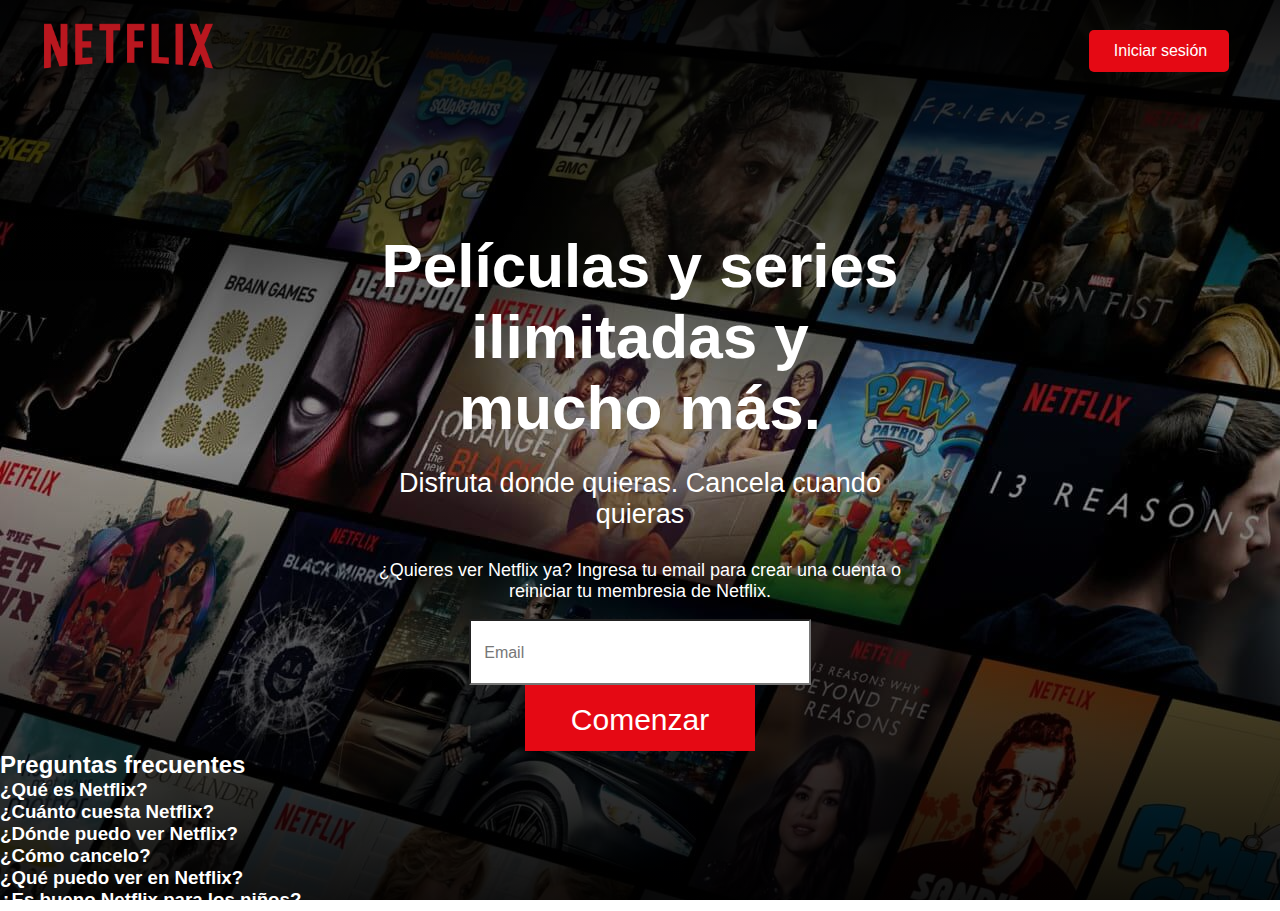
<file: index.html>
<!DOCTYPE html>
<html lang="es">
<head>
    <meta charset="utf-8" /> 
    <meta name="viewport" content="width=device-width, initial-scale=1.0">
    
    <link rel="shortcut icon" type="image/x-icon" href="./imagenes/netflix-icon.webp">

    <title>Netflix Clon</title>

    <link rel="stylesheet" type="text/css" href="styles/styles.css">
</head>
<body>
    <div id="container-index">
        <header id="header">
            <div id="logo" >
                <img src="./imagenes/loguito.png" />
                <div id="loguito"></div>
            </div>

            <div id="login">
                <a href="./login/login.html">Iniciar sesión</a>
            </div>
        </header>

        <section id="section-index"> 
            <h2>Películas y series ilimitadas y mucho más.</h2>
            <p id="disfruta">
                Disfruta donde quieras. Cancela cuando quieras
            </p>
            <p id="ingresa">
                ¿Quieres ver Netflix ya? Ingresa tu email para crear una cuenta o reiniciar tu membresia de Netflix.
            </p>

            <form id="new-user">
                <label for="email">Email</label>
                <input name="email" type="email">
                
                <button href="">Comenzar</button>
            </form>
        </section>

        <section id="faq">
            <h2>Preguntas frecuentes</h2>
            <div class="question">
                <h3>¿Qué es Netflix?</h3>
            </div>
            <div class="question">
                <h3>¿Cuánto cuesta Netflix?</h3>
            </div>
            <div class="question">
                <h3>¿Dónde puedo ver Netflix?</h3>
            </div>
            <div class="question">
                <h3>¿Cómo cancelo?</h3>
            </div>
            <div class="question">
                <h3>¿Qué puedo ver en Netflix?</h3>
            </div>
            <div class="question">
                <h3>¿Es bueno Netflix para los niños?</h3>
            </div>
        </section>

        <!-- <footer id="footer">
            <div class="wrap">
                <span>¿Preguntas? Llama al <a href="">800-383-3301</a></span>
            </div>

            <ul class="wrap">
                <li>
                    <a href="">Preguntas frecuentes</a>
                </li>
                <li>
                    <a href="">Preferencias de cookies</a>
                </li>
                <li>
                    <a href="">Centro de ayuda</a>
                </li>
                <li>
                    <a href="">Información corporativa</a>
                </li>
                <li>
                    <a href="">Terminos de uso</a>
                </li>
                <li>
                    <a href="">Privacidad</a>
                </li>
            </ul>
        </footer> -->
    </div>

    <!-- main.js -->
    <script type="text/javascript" src="./js/main.js"></script>
</body>
</html>
</file>
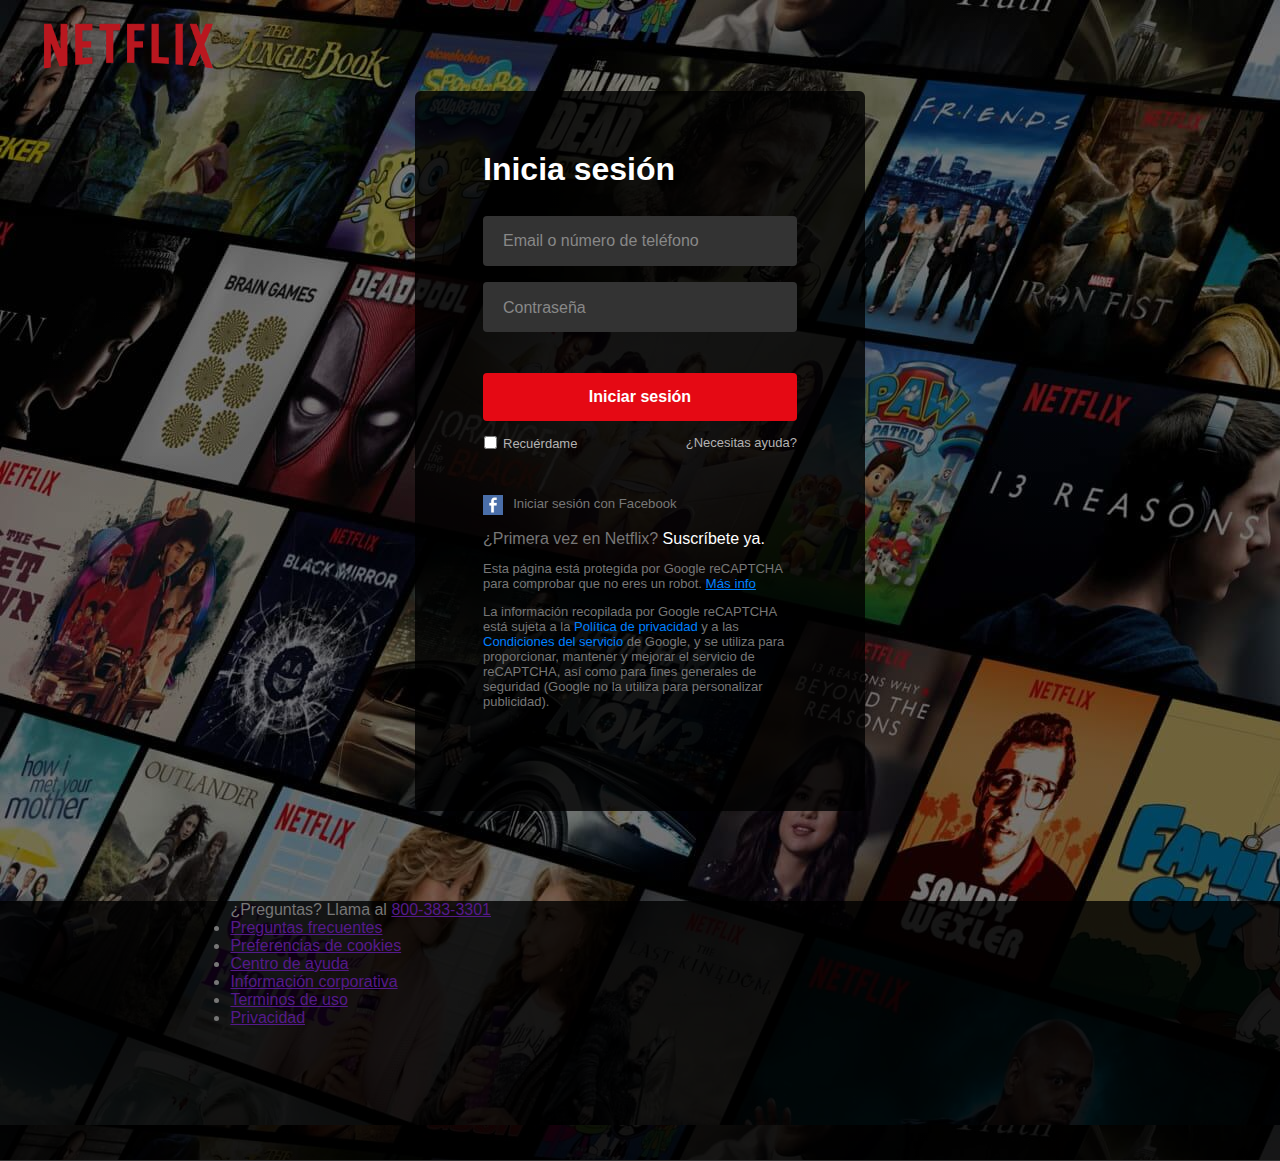
<file: login.html>
<!DOCTYPE html>
<html lang="es">
<head>
    <meta charset="utf-8" /> 
    <meta name="viewport" content="width=device-width, initial-scale=1.0">
    
    <link rel="shortcut icon" type="image/x-icon" href="./imagenes/netflix-icon.webp">

    <title>Login Netflix-Clon</title>

    <link rel="stylesheet" type="text/css" href="styles/styles.css">
</head>
<body>
    <div id="container">
        <header id="header">
            <div id="logo" >
                <img src="./imagenes/loguito.png" />
            </div>
        </header>

        <section id="section"> 
            <section id="log-in">
                <h2>Inicia sesión</h2>

                <form id="form">
                    <input type="e-mail" id="e-mail" name="e-mail" value="">
                    <label for="e-mail">Email o número de teléfono</label>
                    <input type="password" id="password" name="password" value="">
                    <label for="password">Contraseña</label>

                    <button>Iniciar sesión</button>

                    <input type="checkbox" id="remember" name="remember">
                    <label for="remember">Recuérdame</label>

                    <span><a href="">¿Necesitas ayuda?</a></span>
                </form>

                <div class="clearfixed"></div>

                <ul>
                    <li class="social-webs">
                        <img src="./imagenes/facebook-logo.png">
                        <a>Iniciar sesión con Facebook</a>
                    </li>
                    <!-- <li>
                        <img >
                        <span>Iniciar sesión con Google</span>
                    </li><li>
                        <img >
                        <span>Iniciar sesión con e-mail</span>
                    </li> -->
                </ul>

                <p id="subscribe">
                    ¿Primera vez en Netflix? <a href="">Suscríbete ya.</a>
                </p>
                <p id="recaptcha">
                    Esta página está protegida por Google reCAPTCHA
                    para comprobar que no eres un robot. <button id="dsply-mi">Más info</button>
                </p>
                <p id="more-info">
                    La información recopilada por Google reCAPTCHA
                    está sujeta a la <span><a href="">Política de privacidad</a></span> y a las 
                    <a href="">Condiciones del servicio</a> de Google, y se utiliza para
                    proporcionar, mantener y mejorar el servicio de 
                    reCAPTCHA, así como para fines generales de 
                    seguridad (Google no la utiliza para personalizar 
                    publicidad).
                </p>
            </section>
        </section>

        <footer id="footer">
            <div class="wrap">
                <span>¿Preguntas? Llama al <a href="">800-383-3301</a></span>
                <div>
                    
                </div>
            </div>

            <ul class="wrap">
                <li>
                    <a href="">Preguntas frecuentes</a>
                </li>
                <li>
                    <a href="">Preferencias de cookies</a>
                </li>
                <li>
                    <a href="">Centro de ayuda</a>
                </li>
                <li>
                    <a href="">Información corporativa</a>
                </li>
                <li>
                    <a href="">Terminos de uso</a>
                </li>
                <li>
                    <a href="">Privacidad</a>
                </li>
            </ul>
        </footer>
    </div>

    <!-- main.js -->
    <script type="text/javascript" src="./js/main.js"></script>
</body>
</html>
</file>
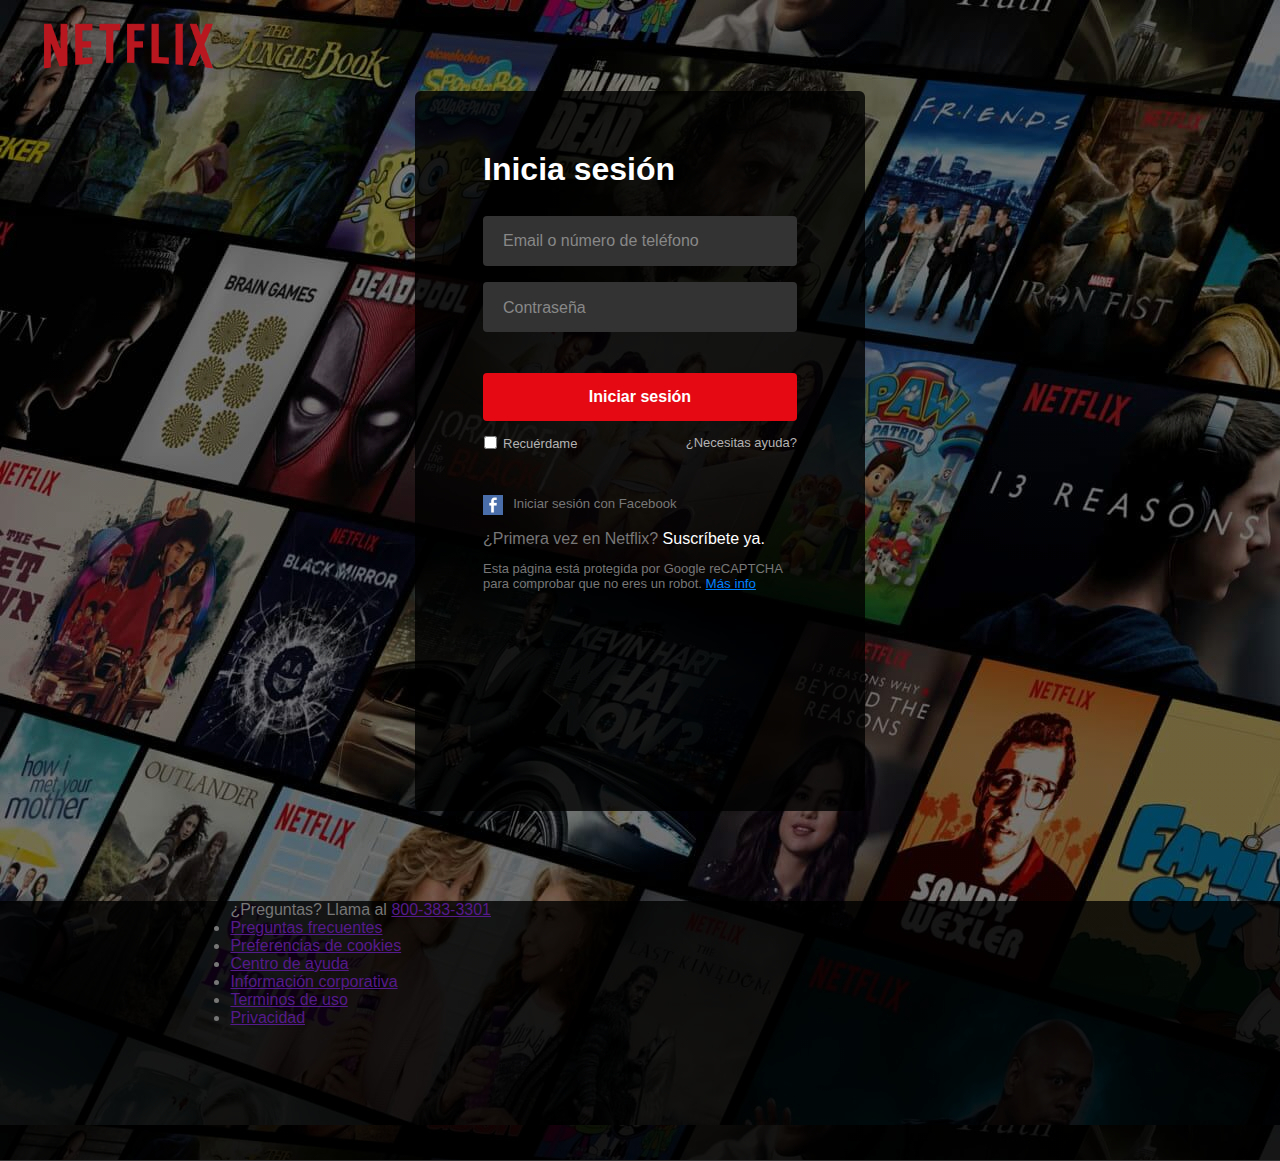
<file: login/login.html>
<!DOCTYPE html>
<html lang="es">
<head>
    <meta charset="utf-8" /> 
    <meta name="viewport" content="width=device-width, initial-scale=1.0">
    
    <link rel="shortcut icon" type="image/x-icon" href="../imagenes/netflix-icon.webp">

    <title>Login Netflix-Clon</title>

    <link rel="stylesheet" type="text/css" href="../styles/styles.css">
</head>
<body>
    <div id="container">
        <header id="header">
            <div id="logo" >
                <img src="../imagenes/loguito.png" />
                <div id="loguito"></div>
            </div>
        </header>

        <section id="section"> 
            <section id="log-in">
                <h2>Inicia sesión</h2>

                <form id="form">
                    <input type="e-mail" id="e-mail" name="e-mail" value="">
                    <label for="e-mail">Email o número de teléfono</label>
                    <input type="password" id="password" name="password" value="">
                    <label for="password">Contraseña</label>

                    <button>Iniciar sesión</button>

                    <input type="checkbox" id="remember" name="remember">
                    <label for="remember">Recuérdame</label>

                    <span><a href="">¿Necesitas ayuda?</a></span>
                </form>

                <div class="clearfixed"></div>

                <ul>
                    <li class="social-webs">
                        <img src="../imagenes/facebook-logo.png">
                        <a>Iniciar sesión con Facebook</a>
                    </li>
                    <!-- <li>
                        <img >
                        <span>Iniciar sesión con Google</span>
                    </li><li>
                        <img >
                        <span>Iniciar sesión con e-mail</span>
                    </li> -->
                </ul>

                <p id="subscribe">
                    ¿Primera vez en Netflix? <a href="">Suscríbete ya.</a>
                </p>
                <p id="recaptcha">
                    Esta página está protegida por Google reCAPTCHA
                    para comprobar que no eres un robot. <button id="dsply-mi">Más info</button>
                </p>
                <p id="more-info">
                    La información recopilada por Google reCAPTCHA
                    está sujeta a la <span><a href="">Política de privacidad</a></span> y a las 
                    <a href="">Condiciones del servicio</a> de Google, y se utiliza para
                    proporcionar, mantener y mejorar el servicio de 
                    reCAPTCHA, así como para fines generales de 
                    seguridad (Google no la utiliza para personalizar 
                    publicidad).
                </p>
            </section>
        </section>

        <footer id="footer">
            <div class="wrap">
                <span>¿Preguntas? Llama al <a href="">800-383-3301</a></span>
                <div>
                    
                </div>
            </div>

            <ul class="wrap">
                <li>
                    <a href="">Preguntas frecuentes</a>
                </li>
                <li>
                    <a href="">Preferencias de cookies</a>
                </li>
                <li>
                    <a href="">Centro de ayuda</a>
                </li>
                <li>
                    <a href="">Información corporativa</a>
                </li>
                <li>
                    <a href="">Terminos de uso</a>
                </li>
                <li>
                    <a href="">Privacidad</a>
                </li>
            </ul>
        </footer>
    </div>

    <!-- main.js -->
    <script type="text/javascript" src="./js/app.js"></script>
</body>
</html>
</file>
<file: styles/styles.css>
*{
    padding: 0;
    margin: 0;
    font-family: 'Helvetica Neue',Helvetica,Arial,sans-serif;
}

.clearfixed{
    clear: both;
    float: none;
}

#container-index{
    width: 100%;
    height: 100vh;
    margin: 0% auto;
    background: linear-gradient(rgba(0, 0, 0, 0.9), rgba(0,0,0,0.6), rgba(0,0,0,0.2), rgba(0,0,0,0.6), rgba(0, 0, 0, 0.9)),url('../imagenes/Netflix-Background.jpg');
}

#container{
    width: 100%;
    height: 1160px;
    margin: 0% auto;
    background: linear-gradient(rgba(0, 0, 0, 0.4), rgba(0, 0, 0, 0.4)), url('../imagenes/Netflix-Background.jpg');
}

#header{
    width: 100%;
    height: 80px;
    margin-bottom: 11px;
}

#login{
    display: block;
    float: right;
    width: 140px;
    height: 30px;
    margin-right: 4%;
    margin-top: 30px;
    padding-top: 12px;
    border-radius: 5px;
    background-color: #e50914;
}

#login a{
    padding-left: 25px;
    padding-right: 20px;
    padding-top: 10px;
    padding-bottom: 10px;
    color: white;
    text-decoration: none;
}

#section-index{
    width: 42%;
    margin: 0 auto;
    margin-top: 150px;
    color: white;
    text-align: center;
}

#section-index h2{
    font-size: 62px;
}

#disfruta{
    margin-top: 25px;
    font-size: 27px;
}

#ingresa{
    margin-top: 30px;
    font-family: Arial;
    font-size: 18px;
    margin-bottom: 17px;
}

#new-user label{
    position: absolute;
    z-index: 9;
    margin-top: 25px;
    margin-left: 15px;
    color: #777;
    transition: all 300ms;
}

#new-user input{
    width: 60%;
    height: 48px;
    padding-left: 15px;
    padding-top: 14px;
    border-radius: 0;
    color: #777;
    font-size: 16px;
    transition: all 500ms;
}

#new-user input:focus{
    padding-top: -20px;
    font-size: 14px;
    border: #0080ff 1px solid;
}

/* Falta alinear botón con input */
#new-user button{
    width: 230px;
    height: 66px;
    padding-top: 4px;
    background-color: #e50914;
    border: none;
    color: white;
    font-size: 30px;
}

#logo{
    display: block;
    float: left;
}

#logo img{
    margin-top: -36px;  /*-35px*/
    width: 169px;  /*165px*/
    height: 164px;  /*165px*/
    margin-left: 26%;  /*25%*/
}

#loguito{
    width: 190px;
    height: 50px;
    position: absolute;
    margin-top: -110px; /* -115px */
    margin-left: 35px;
    cursor: pointer;
}


/* log */
#log-in{
    display: block;
    width: 314px;
    height: 660px;
    margin: 0px auto;
    padding-top: 60px;
    padding-left: 68px;
    padding-right: 68px;
    background-color: rgba(0, 0, 0, 0.8);
    border-radius: 6px;
}

#log-in h2{
    font-size: 32px;
    color: white;
    margin-bottom: 28px;
}

#log-in #form input[type="e-mail"],
#log-in #form input[type="password"]{
    width: 294px;
    height: 50px;
    margin-bottom: 16.3px;
    padding-left: 20px;
    background-color: #333;
    border-radius: 4px;
    border: none;
    color: white;
    font-size: 16px;
}

#log-in #form label{
    display: block;
    position: absolute;
    color: #888;
}

#log-in #form label[for="e-mail"],
#log-in #form label[for="password"]{
    margin-top: -50px;
    padding-left: 20px;
}

#log-in #form button{
    width: 314px;
    height: 48px;
    margin-top: 24px;
    margin-bottom: 10px;
    background-color: #e50914;
    border: none;
    border-radius: 4px;
    color: white;
    font-size: 16px;
    font-weight: 700;
}

#log-in #form input[type="checkbox"]{
    margin-top: 5px;
    margin-left: 1px;
}

#log-in #form label[for=remember]{
    float: left;
    /* position: unset; */
    padding-left: 20px;
    margin-top: -16.8px;
    font-size: 13px;
    color: #b3b3b3;
}

#log-in #form span{
    float: right;
    margin-top: 4px;
    font-size: 13px;
}

#log-in #form span a{
    color: #b3b3b3;
    text-decoration: none;
}

#log-in ul{
    color: #777;
    margin-top: 42px;
    font-size: 13.2px;
    list-style: none;
}

#log-in ul .social-webs img{
    width: 20px;
    height: 20px;
}

#log-in ul .social-webs a{
    position: absolute;
    margin-top: 1.2px;
    margin-left: 10.2px;
}

#log-in p{
    color: #777;
}

#log-in #subscribe{
    margin-top: 12px;
}

#log-in #subscribe a{
    text-decoration: none;
    color: white;
}

#log-in #recaptcha,
#log-in #more-info{
    font-size: 13px;
    margin-top: 13px;
}

#dsply-mi{
    background: transparent;
    color: #0080ff;
    text-decoration: underline;
    border: none;
    cursor: pointer;
}

#log-in #more-info a{
    text-decoration: none;
    color: #0080ff;
}


/* FAQ */
#faq{
    color: white;
}

/* footer */
#footer{
    width: 100%;
    height: 260px;
    margin: 0px auto;
    margin-top: 90px;
    background-color:rgba(0, 0, 0, 0.8);
    color: #777;
}

.wrap{
    margin: 0 18%;
}
</file>
